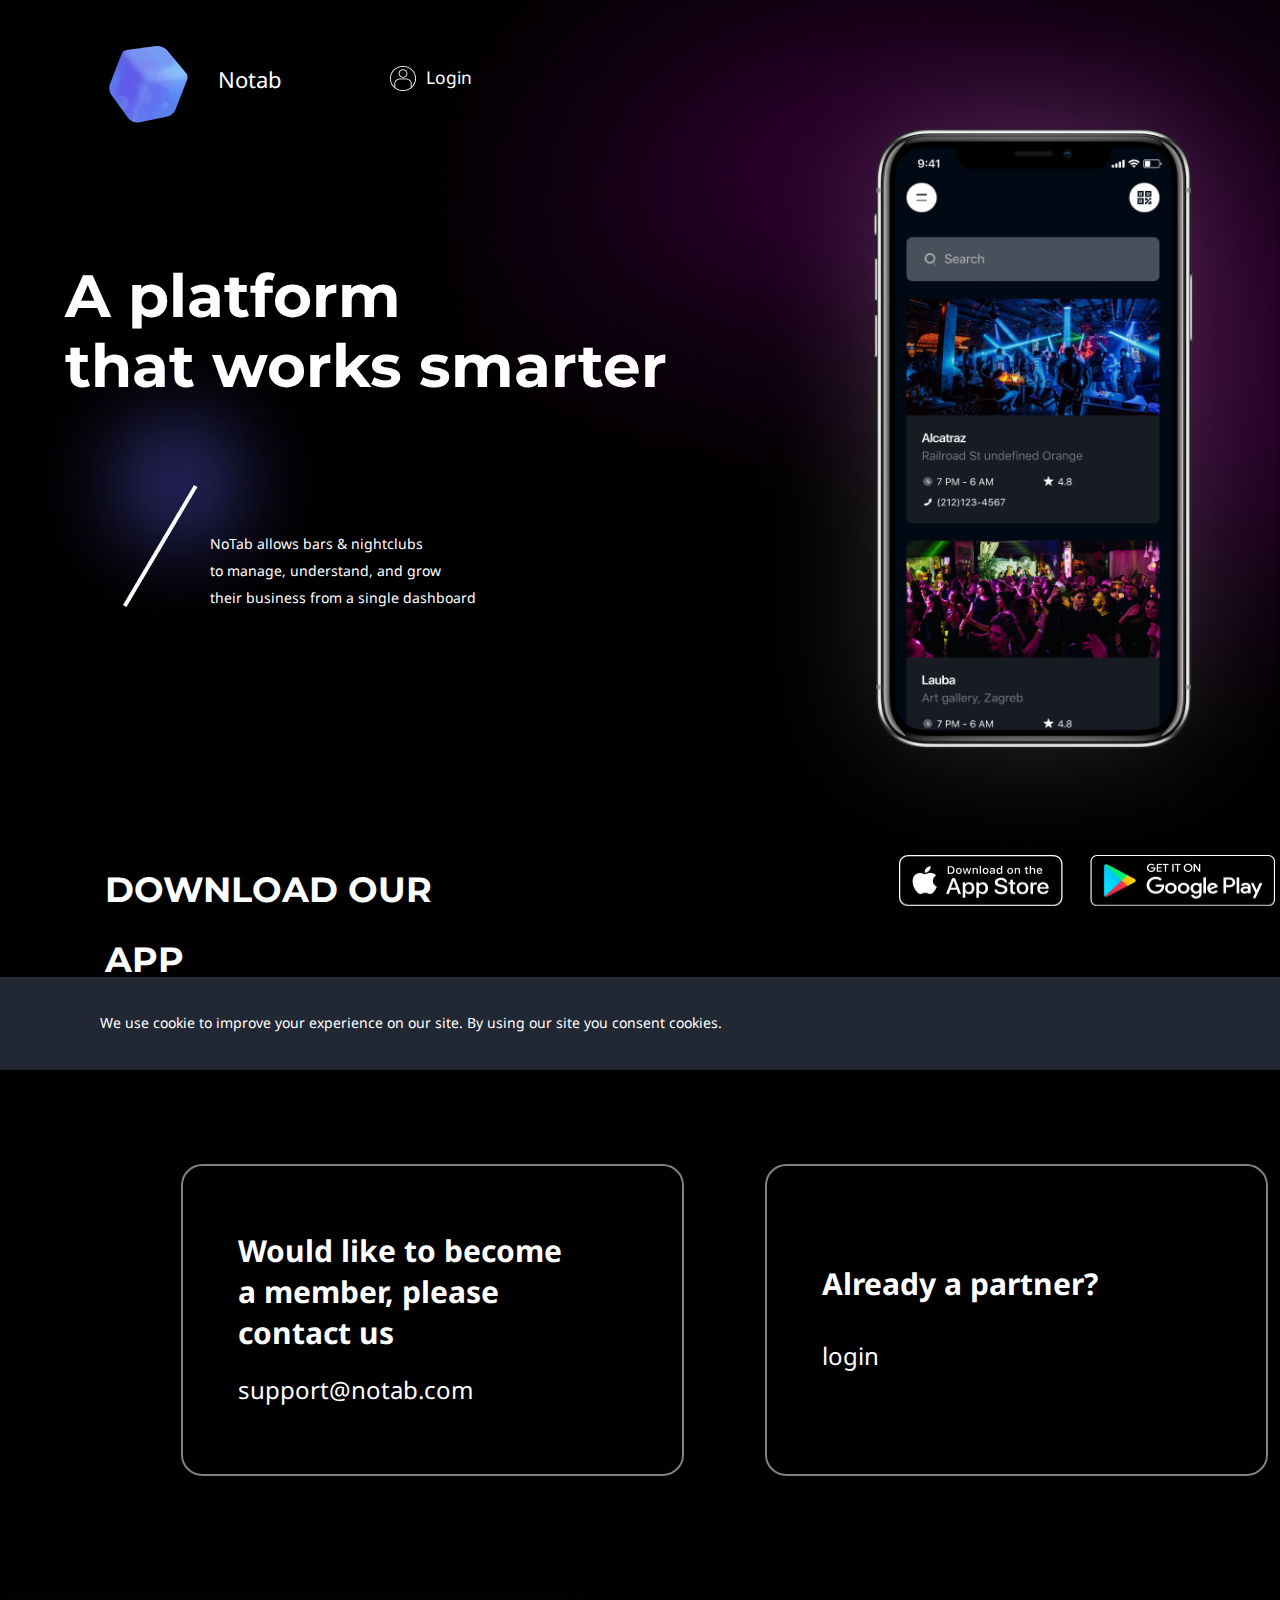
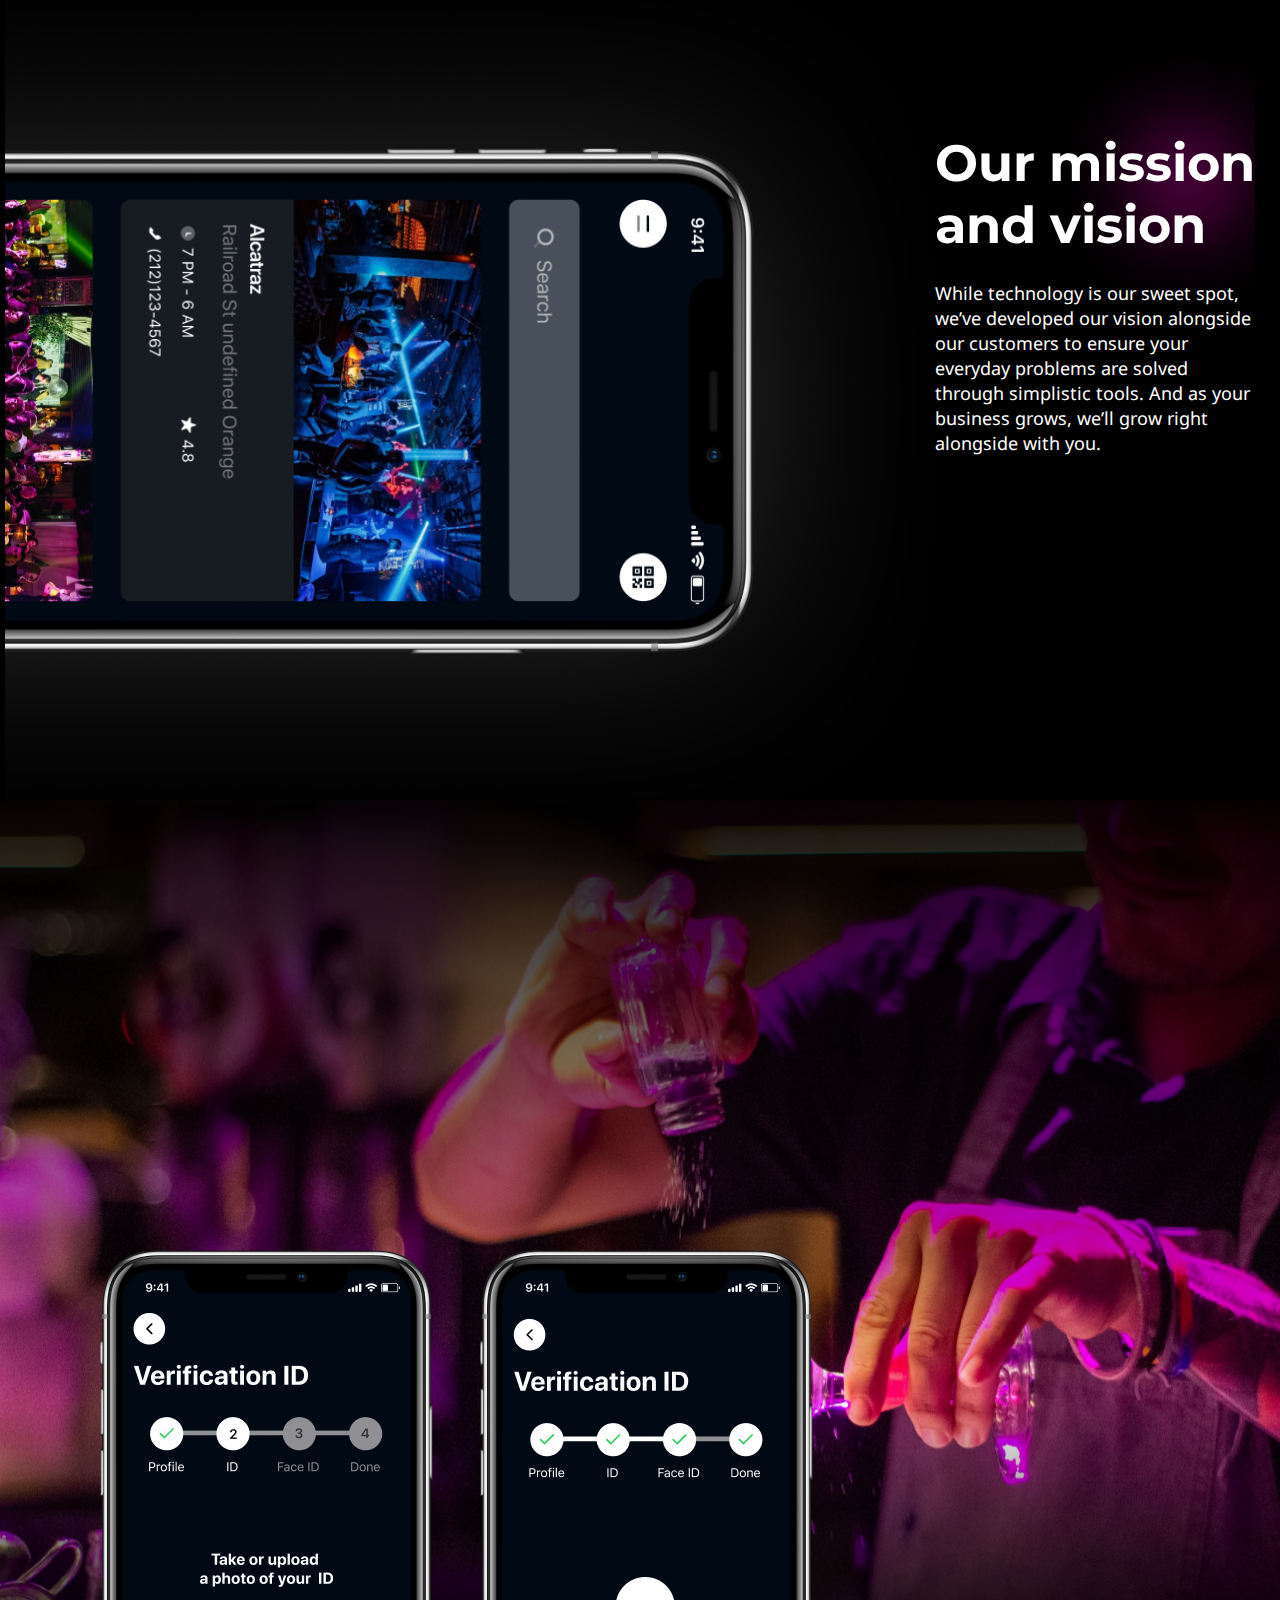
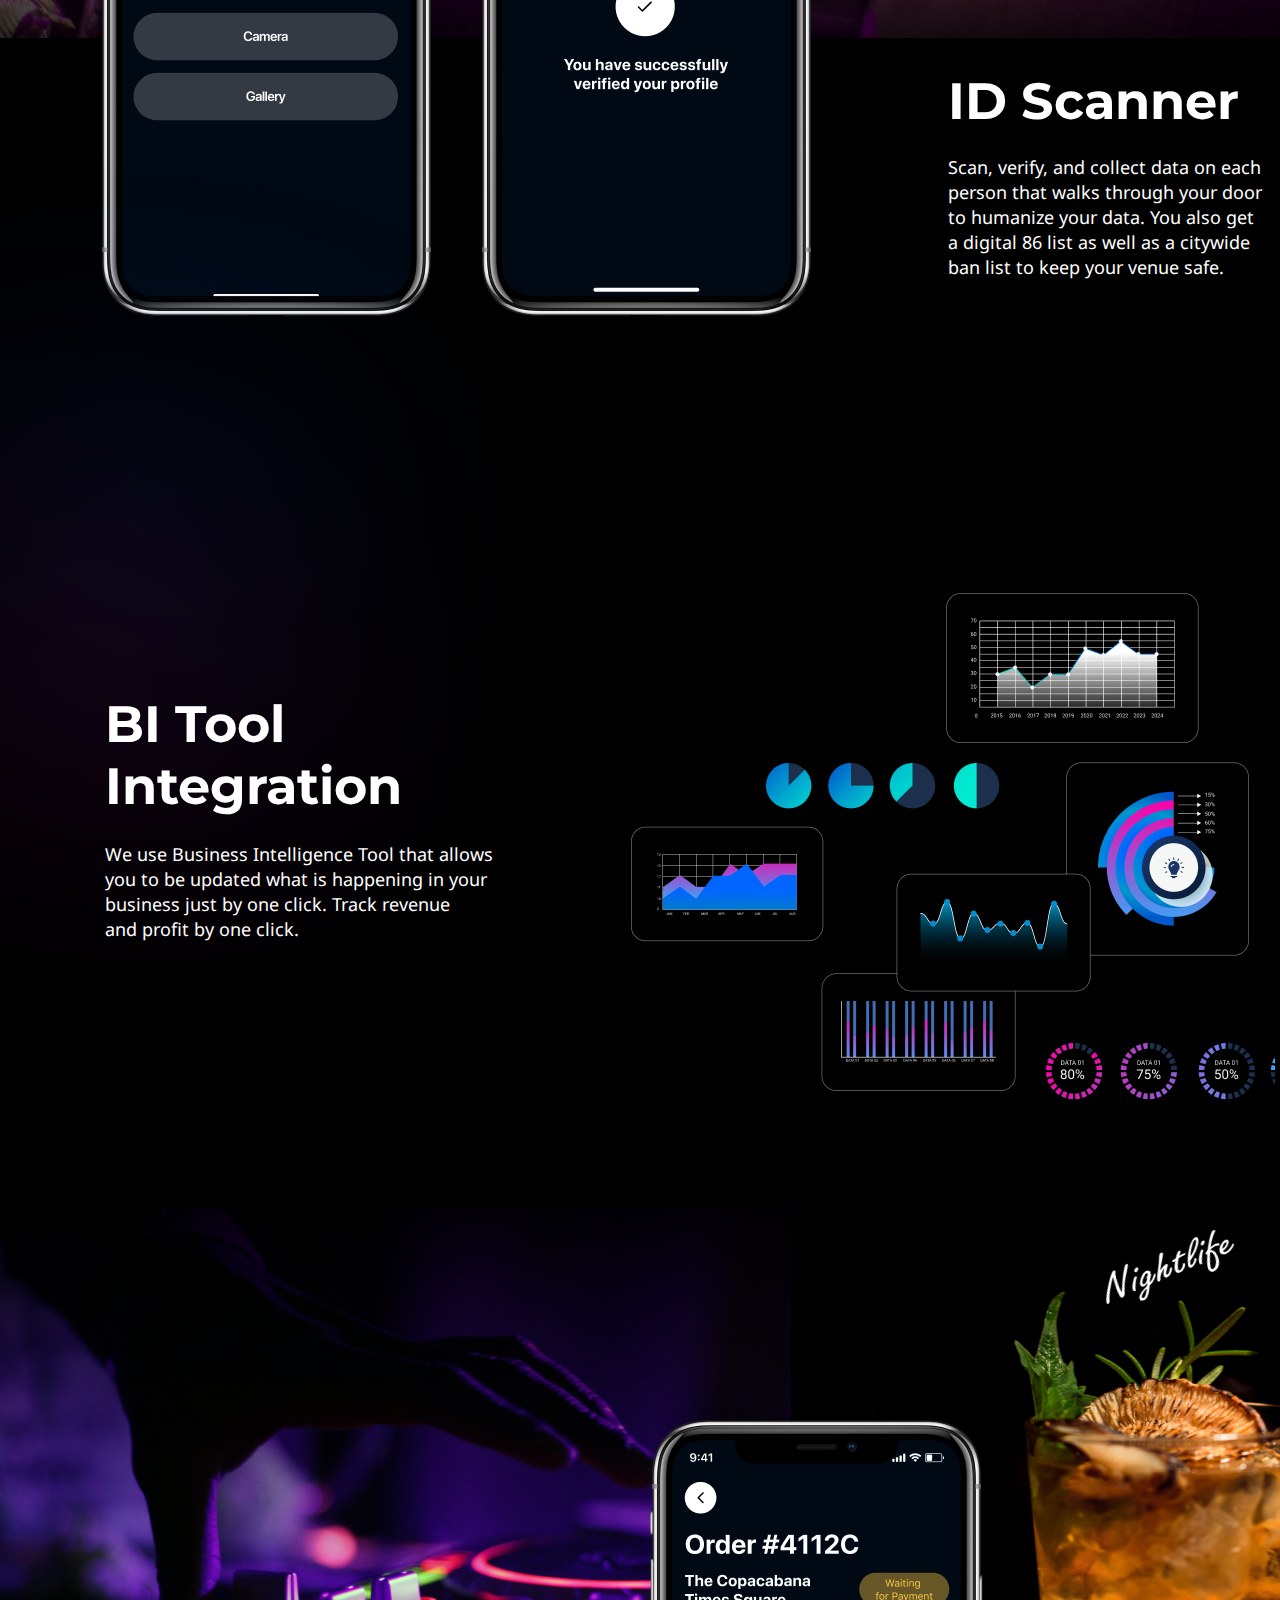
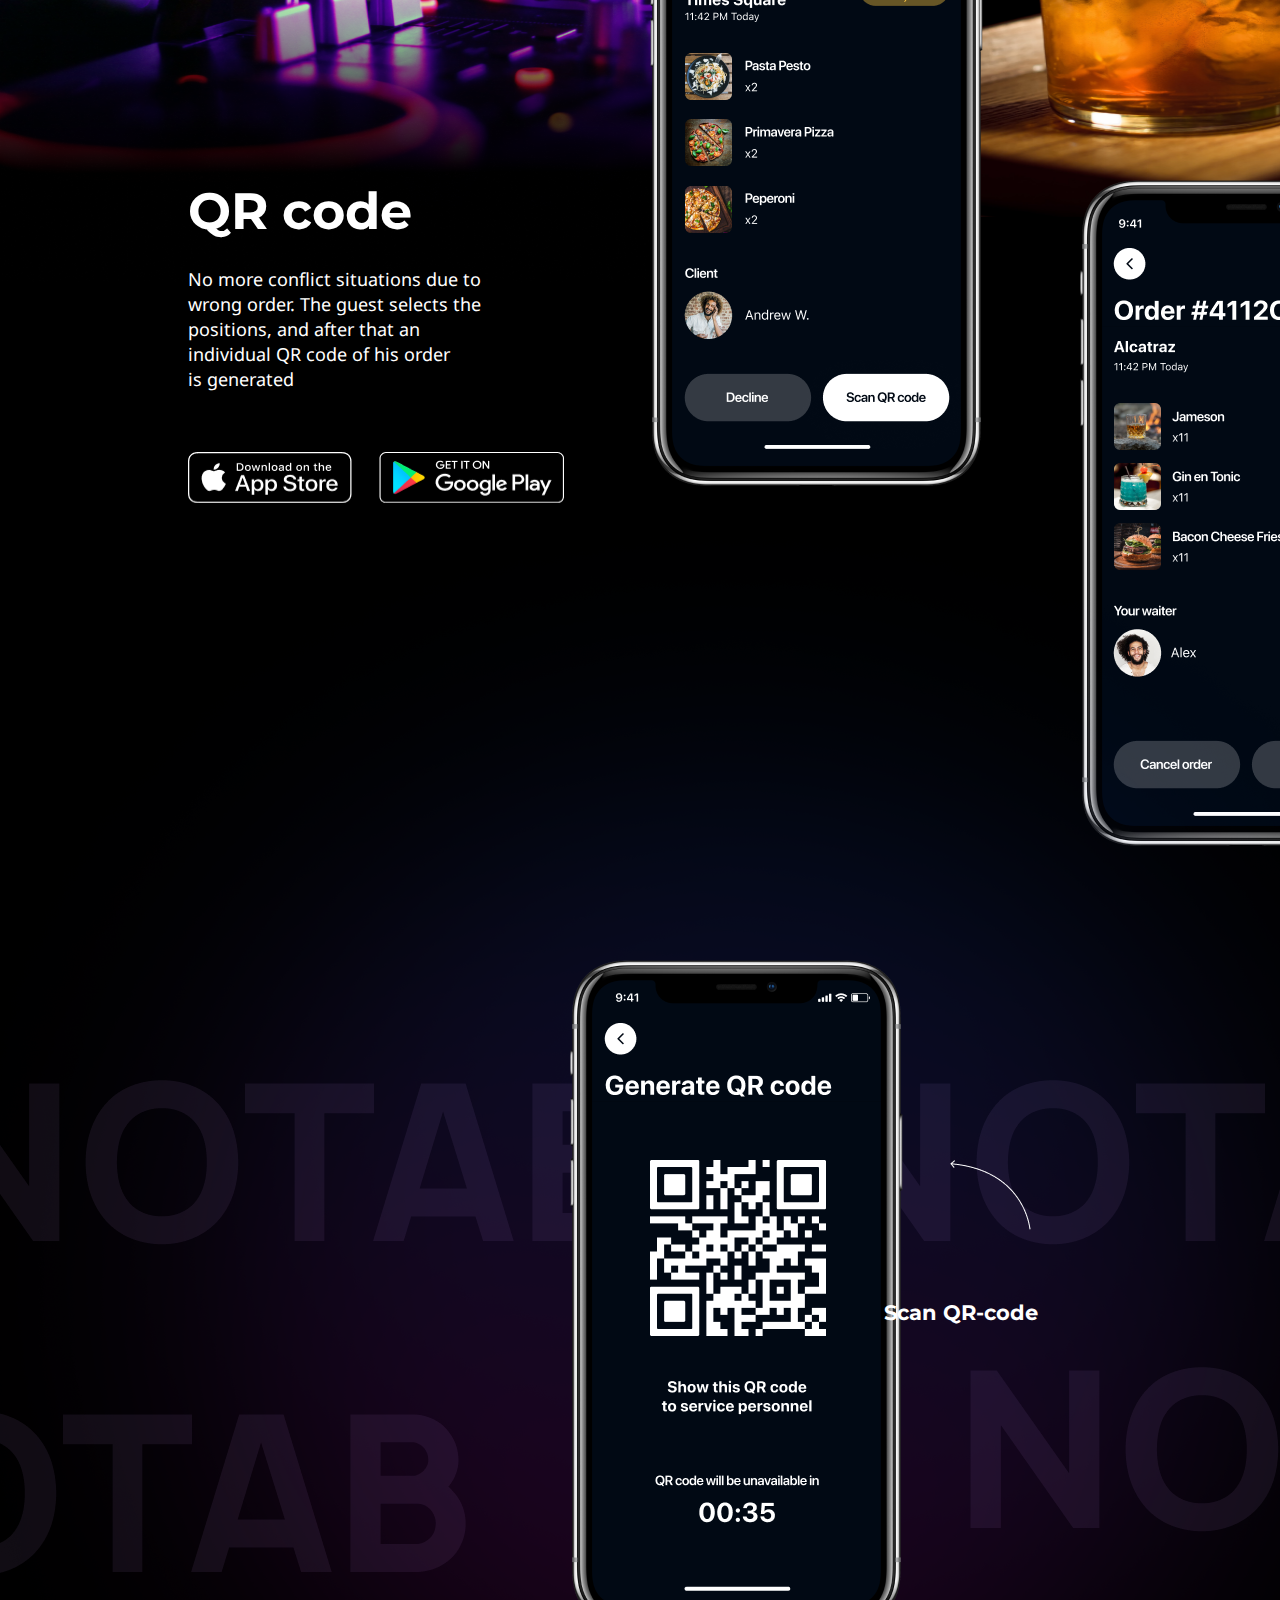
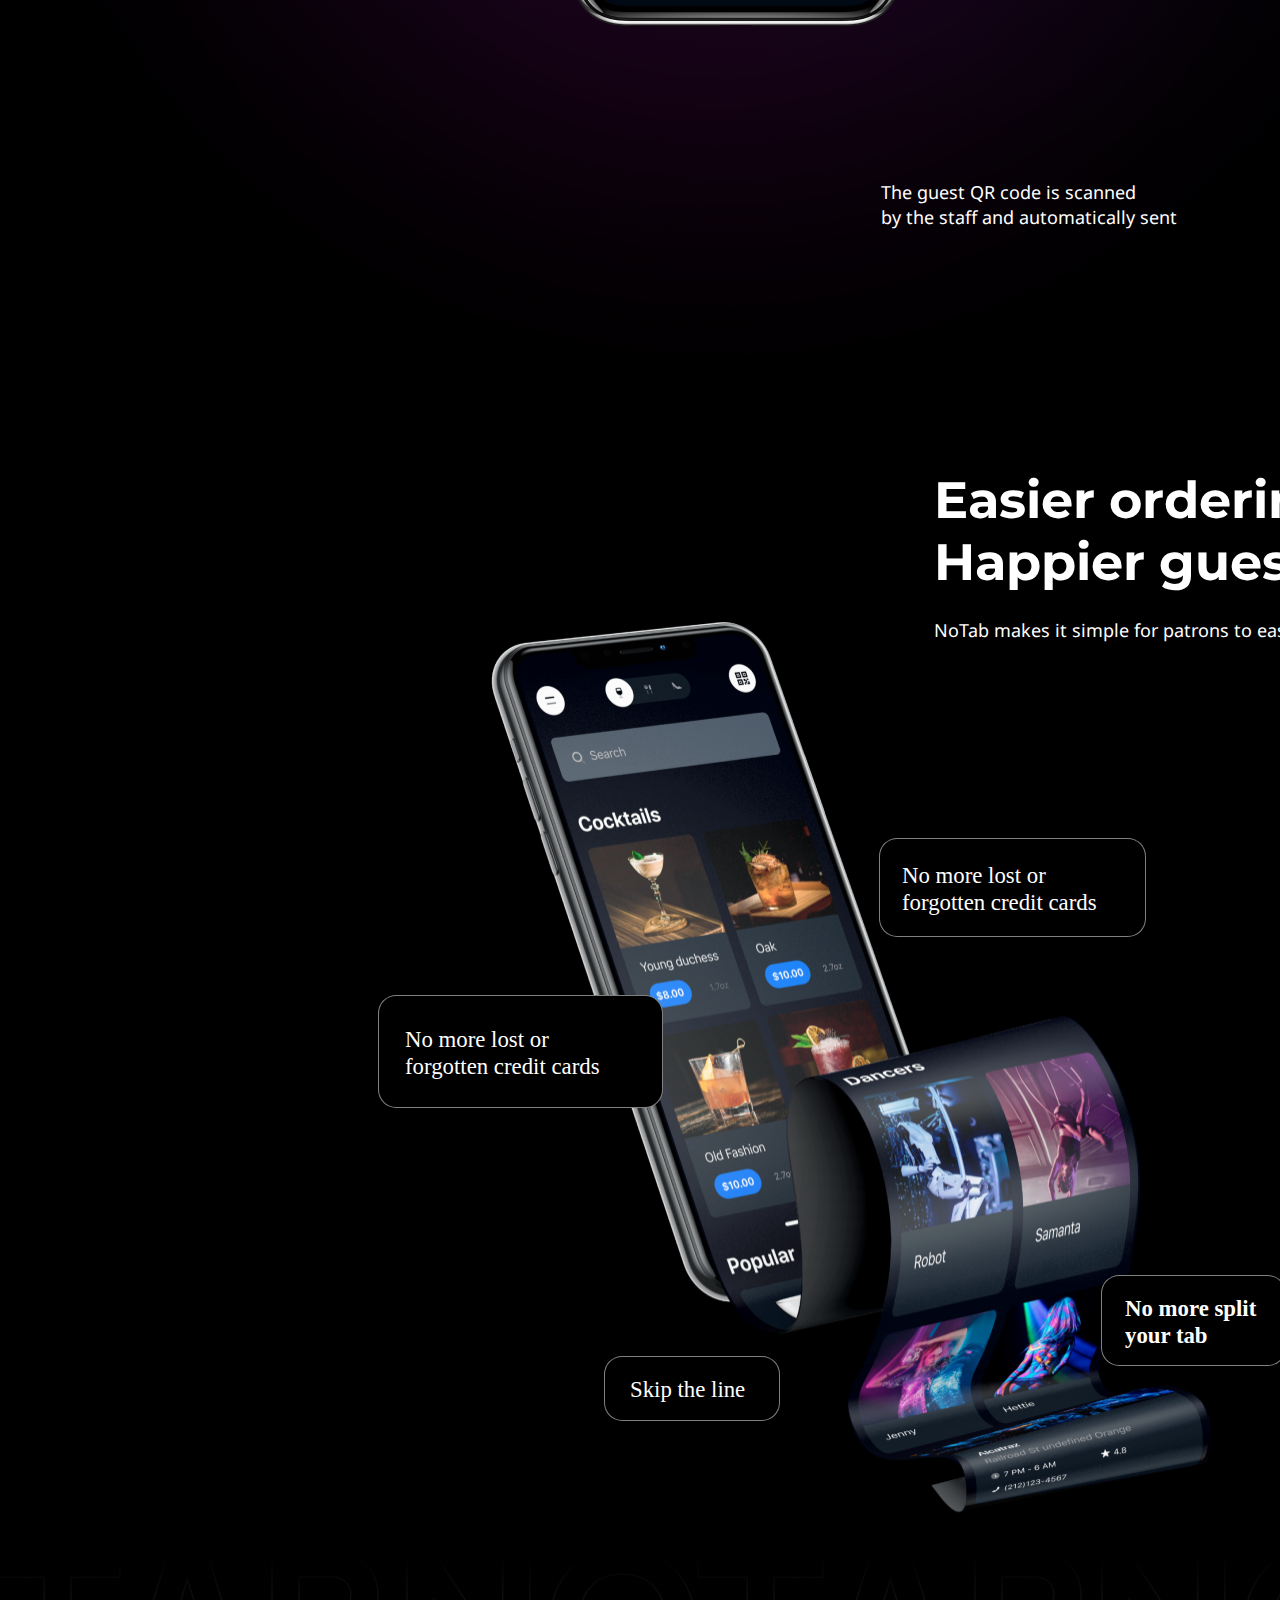
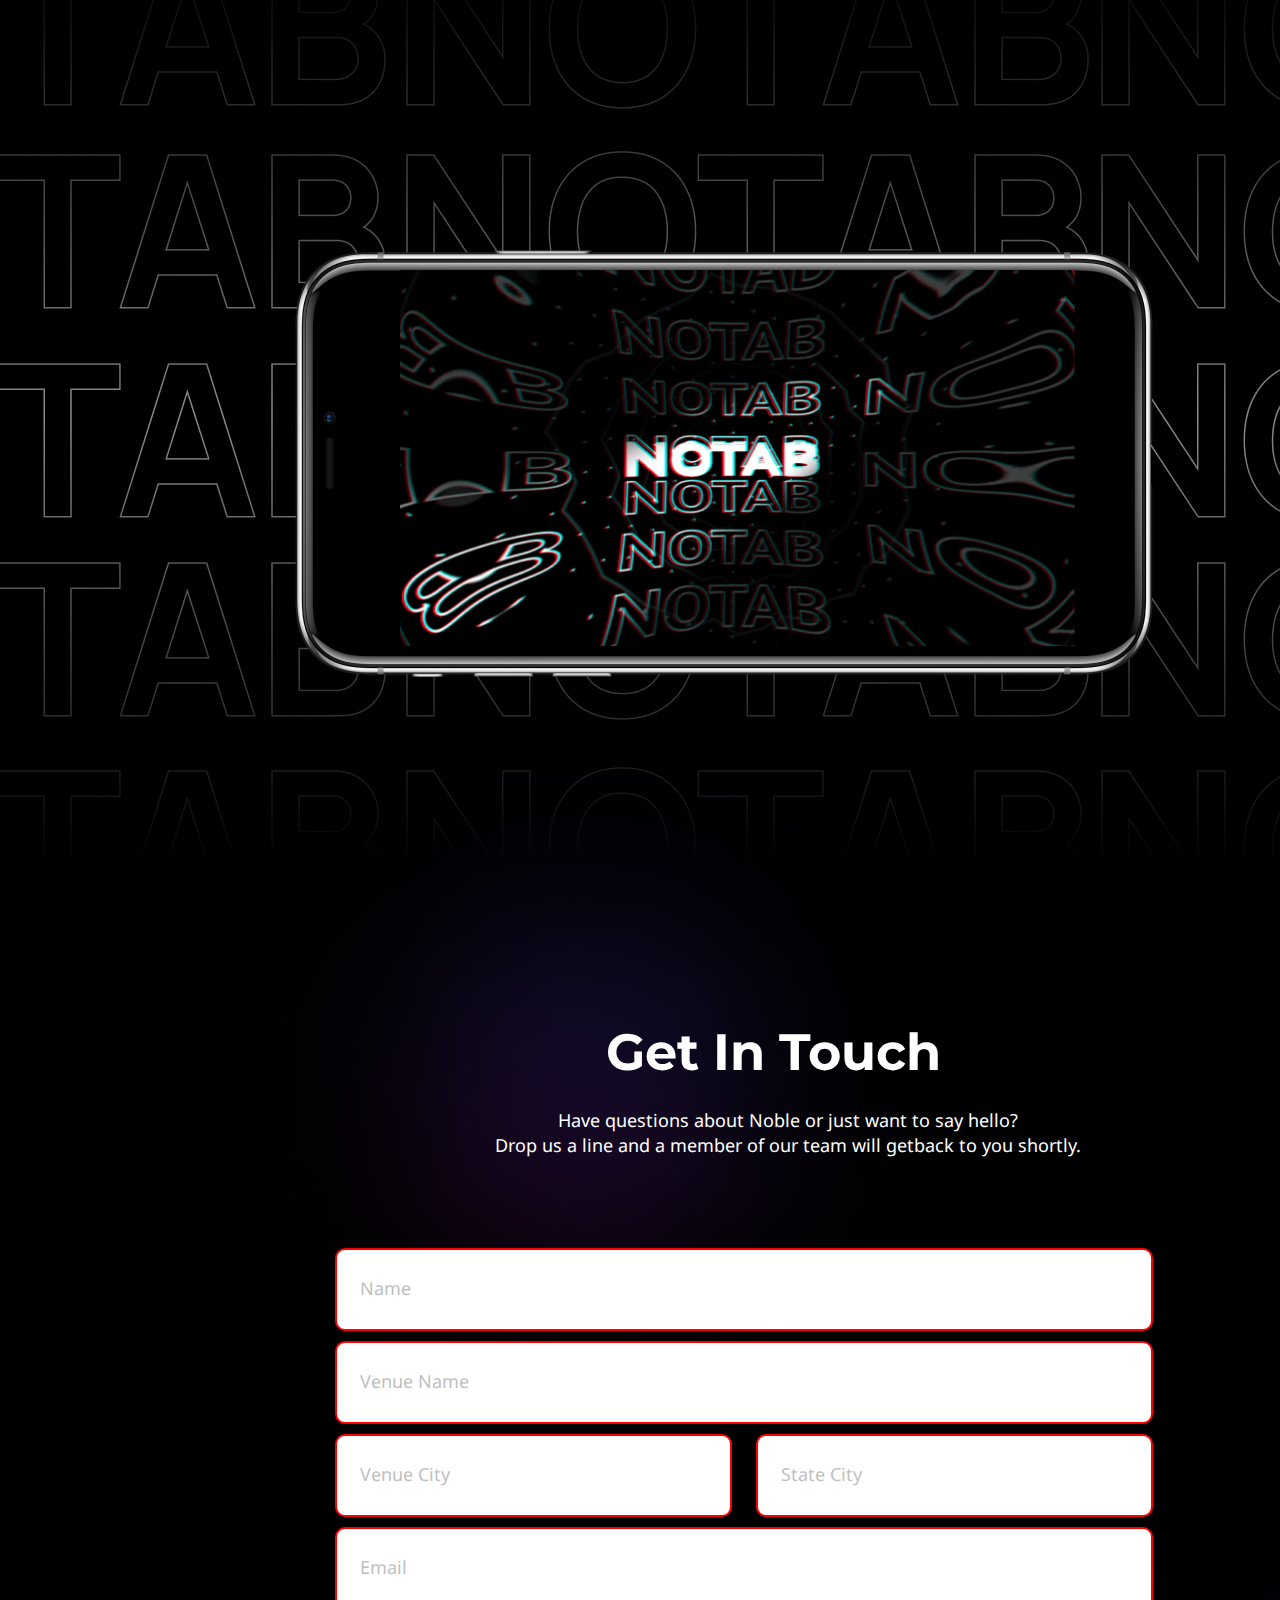
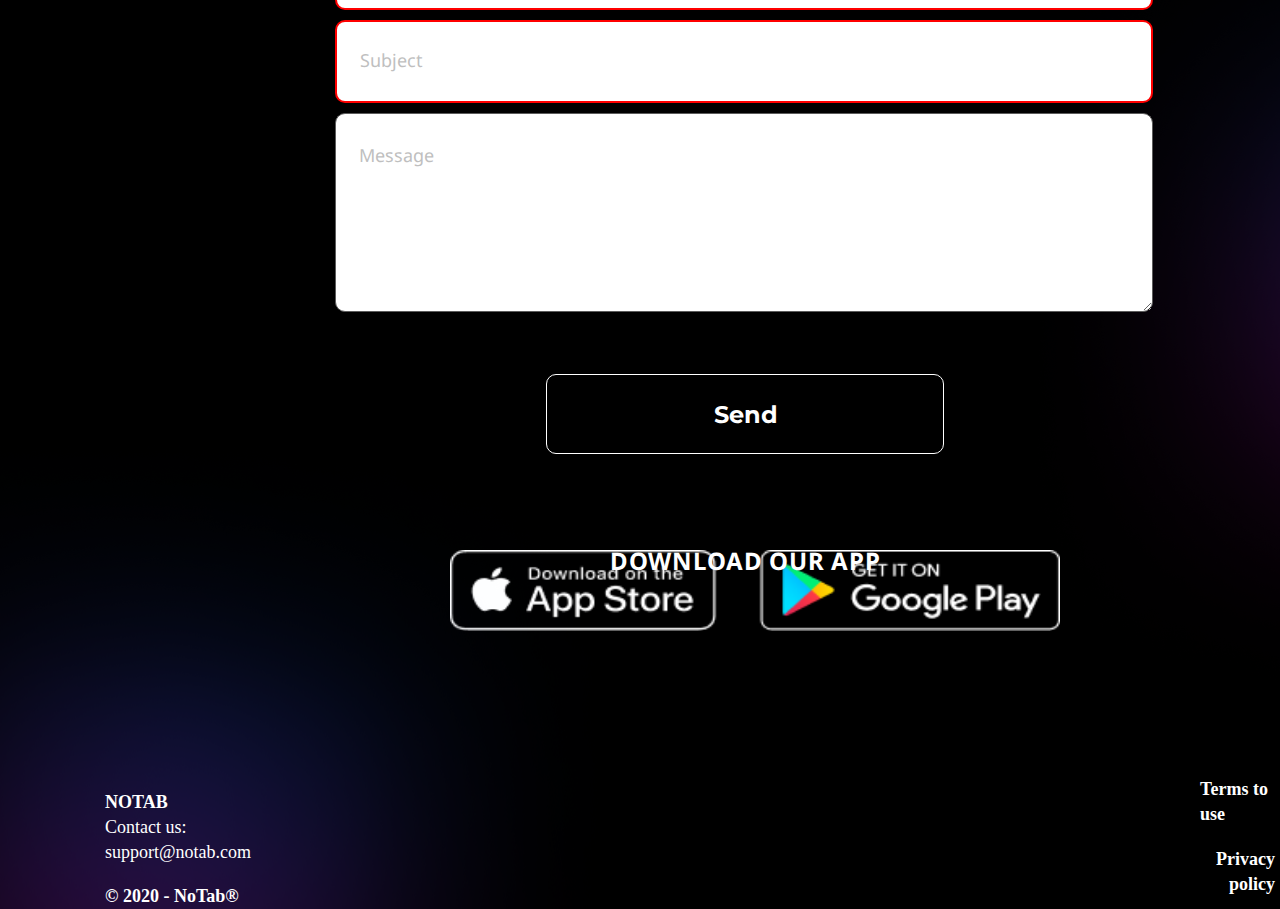
<file: index.html>
<!DOCTYPE html>
<html lang="en">


<meta charset="UTF-8">
<meta http-equiv="X-UA-Compatible" content="IE=edge">
<meta name="viewport" content="width=device-width, initial-scale=1.0">
<link rel="stylesheet" href="scss/style.css">
<title>Purrweb</title>
<link rel="preconnect" href="https://fonts.gstatic.com">
<link href="https://fonts.googleapis.com/css2?family=Montserrat:wght@700&display=swap" rel="stylesheet">
<link rel="preconnect" href="https://fonts.gstatic.com">
<link href="https://fonts.googleapis.com/css2?family=Noto+Sans&display=swap" rel="stylesheet">
</head>

<body>


	<div class="wrapper">
		<div class="container">
			<div class="head">

				<div class="head__row">
					<div class="head__body">
						<div class="head__left">
							<div class="head__logo">

							</div>
							<div class="head__title">Notab</div>

						</div>
						<div class="head__right">
							<div class="head__lable">

							</div>
							<div class="head__login">Login</div>
						</div>

					</div>

				</div>

			</div>
			<div class="what">

				<div class="what__row">
					<div class="what__body">
						<div class="what__left">
							<div class="what__title">A platform <br> that works smarter</div>
							<div class="what__text">NoTab allows bars & nightclubs <br> to manage, understand, and grow <br>
								their
								business from a single dashboard</div>
						</div>
						<div class="what__right">
							<div class="what__img">

							</div>
						</div>
					</div>
				</div>

			</div>
			<div class="our">

				<div class="our__row">
					<div class="our__body">
						<div class="our__left">
							<div class="our__text">DOWNLOAD OUR APP

							</div>
						</div>
						<div class="our__right">
							<div class="our__soc">

							</div>
						</div>
					</div>
				</div>

			</div>
			<div class="cook">
				<div class="cook__text">We use cookie to improve your experience on our site. By using our site you
					consent cookies.</div>
				<div class="cook__btn">
					<p></p><input type="button" value="">Ok</p>
				</div>
			</div>

			<div class="like">

				<div class="like__row">
					<div class="like__body">
						<div class="like__left">
							<div class="like__text">Would like to become <br> a member, please <br> contact us</div>
							<div class="like__email">
								<a href="http://google.com">support@notab.com</a>
							</div>
						</div>
						<div class="like__right">
							<div class="like__text1">Already a partner?</div>
							<div class="like__log">
								<a href="http://google.com">login</a>
							</div>
						</div>
					</div>
				</div>

			</div>
			<div class="miss">
				<div class="miss__row">
					<div class="miss__body">
						<div class="miss__left"></div>
						<div class="miss__right">
							<div class="miss__title">Our mission <br> and vision
							</div>
							<div class="miss__text">While technology is our sweet spot, <br> we’ve developed our vision
								alongside <br>
								our customers to ensure your <br> everyday problems are solved <br> through simplistic tools.
								And as
								your <br> business grows, we’ll grow right <br> alongside with you. </div>
						</div>

					</div>
				</div>

			</div>
			<div class="scan">
				<div class="scan__row">
					<div class="scan__title">ID Scanner</div>
					<div class="scan__text">Scan, verify, and collect data on each <br> person that walks through your
						door
						<br>
						to humanize your data. You also get <br>
						a digital 86 list as well as a citywide <br> ban list to keep your venue safe.
					</div>
				</div>

			</div>
			<div class="tool">
				<div class="tool__row">
					<div class="tool__left">
						<div class="tool__title">BI Tool Integration</div>
						<div class="tool__text">We use Business Intelligence Tool that allows <br> you to be updated what
							is
							happening
							in your <br> business just by one click. Track revenue <br>
							and profit by one click. </div>
					</div>
					<div class="tool__right">


					</div>

				</div>

			</div>
			<div class="qr">
				<div class="qr__row">
					<div class="qr__left">
						<div class="qr__title">QR code</div>
						<div class="qr__text">No more conflict situations due to <br> wrong order. The guest selects the
							<br>
							positions,
							and after that an <br> individual QR code of his order <br> is generated
						</div>
						<div class="qr__soc">

						</div>
					</div>
					<div class="qr__right">
						<div class="qr__text1"></div>
						<div class="qr__text2">Scan QR-code</div>

					</div>


				</div>
				<div class="qr__columns">
					<div class="qr__foot">Generate your <br> QR-code</div>
					<div class="qr__foot1">The guest QR code is scanned <br>
						by the staff and automatically sent</div>
				</div>


			</div>
			<div class="hap">

				<div class="hap__row">
					<div class="hap__body">
						<div class="hap__column">
							<div class="hap__title">Easier ordering. <br>
								Happier guests.</div>
						</div>
						<div class="hap__subtitle">NoTab makes it simple for patrons to easily</div>

						<div class="hap__text">No more lost or <br>
							forgotten credit cards</div>
						<div class="hap__text1">No more lost or <br>
							forgotten credit cards</div>
						<div class="hap__text2">No more split <br>
							your tab</div>
						<div class="hap__text3">Skip the line</div>

					</div>
				</div>

			</div>
			<div class="gett">

				<div class="gett__row">
					<div class="gett__body">
						<div class="gett__title">Get In Touch
						</div>
						<div class="gett__text">Have questions about Noble or just want to say hello? <br>
							Drop us a line and a member of our team will getback to you shortly.</div>
						<div class="gett__form">
							<form action="*">
								<p><input placeholder="Name" class="text" type="text" required></p>
								<p><input placeholder="Venue Name" class="text" type="text" required></p>

								<input placeholder="Venue City" class="text1" type="text" required>
								<p><input placeholder="State City" class="text2" type="text" required></p>
								<p><input placeholder="Email" class="email" type="email" required></p>
								<p><input placeholder="Subject" class="text" type="text" required></p>
								<textarea placeholder="Message" class="textarea" name="textarea"></textarea>
								<button type="submit" class="btn">Send</button>
							</form>

						</div>
					</div>
				</div>

			</div>
			<div class="app">

				<div class="app__row">
					<div class="app__body">
						<div class="app__title">DOWNLOAD OUR APP</div>
						<div class="app__img">

						</div>
						<div class="app__columns">
							<div class="app__left">
								<div class="app__text">NOTAB</div>
								<div class="app__contact">Contact us: <br> support@notab.com</div>
								<div class="app__years">© 2020 - NoTab®</div>
							</div>
							<div class="app__right">
								<div class="app__text1">
									Terms to use

								</div>
								<div class="app__text2">
									Privacy policy

								</div>
							</div>
						</div>
					</div>
				</div>

			</div>

		</div>


	</div>
</body>

</html>
</file>
<file: scss/style.css>
* {
	padding: 0;
	margin: 0;
	border: 0;
}
*,
*:before,
*:after {
	box-sizing: border-box;
}
:focus,
:active {
	outline: none;
}
a:focus,
a:active {
	outline: none;
}

nav,
footer,
header,
aside {
	display: block;
}

html,
body {
	height: 100%;
	width: 100%;
	font-size: 100%;
	line-height: 1;
	font-size: 14px;
	-ms-text-size-adjust: 100%;
	-moz-text-size-adjust: 100%;
	-webkit-text-size-adjust: 100%;
}
input,
button,
textarea {
	font-family: inherit;
}

input::-ms-clear {
	display: none;
}
button {
	cursor: pointer;
}
button::-moz-focus-inner {
	padding: 0;
	border: 0;
}
a,
a:visited {
	text-decoration: none;
}
a:hover {
	text-decoration: none;
}
ul li {
	list-style: none;
}
img {
	vertical-align: top;
}

h1,
h2,
h3,
h4,
h5,
h6 {
	font-size: inherit;
	font-weight: 400;
}
/*--------------------*/
/* шаблон для адаптива */

$maxWidth: 1440;
@mixin adaptiv-font($pcSize, $mobSize) {
	$addSize: $pcSize - $mobSize;
	$maxWidth: $maxWidth - 375;
	font-size: calc(#{$mobSize + px} + #{$addSize} * ((100vw - 375px) / #{$maxWidth}));
}
body {
	font-family: "Montserrat", sans-serif;
	font-family: "Noto Sans", sans-serif;
}

.wrapper {
	min-height: 100%;
	overflow: hidden;
	flex-direction: column;
	position: relative;
}
.container {
	display: flex;
	flex-direction: column;
	max-width: 1440px;
	margin: 0 auto;
	justify-content: space-between;
	padding: 0 5px;
	background: url(../img/Rectangle\ 1595.png) 0px 10010px no-repeat,
		url(../img/Group\ 545.png) 450px 10150px / 610px 81px no-repeat,
		url(../img/Rectangle\ 1590.png) 0px 3300px no-repeat, url(../img/Rectangle\ 1650.png) 1000px 9450px no-repeat,
		url(../img/Rectangle\ 1649.png) 200px 8700px no-repeat,
		url(../img/Screenshot\ 2020-09-17\ at\ 11.49.png) 400px 8270px / 675px 377px no-repeat,
		url(../img/Grou1p\ 457.png) 295px 8250px / 859px 428px no-repeat, url(../img/Group\ 441.png) 0px 7880px no-repeat,
		url(../img/iPhone\ XS\ Longscroll\ Mockup\ 1.png) 400px 6960px / 868px 1038px no-repeat,
		url(../img/Arrow\ 1.png) 950px 5960px no-repeat, url(../img/Group\ 533.png) 570px 5760px no-repeat,
		url(../img/Rectangle\ 1604.png) 0px 5280px no-repeat, url(../img/Group\ 550.png) 0px 5880px no-repeat,
		url(../img/Group\ 542.png) 1080px 4980px no-repeat, url(../img/Group\ 541.png) 650px 4620px no-repeat,
		url(../img/Rectangle\ 1613.png) 0 4400px / 800px 682px no-repeat,
		url(../img/ash-edmonds-fsI-_MRsic0-unsplash.png) 791px 4400px / 700px 617px no-repeat,
		url(../img/marcela-laskoski-YrtFlrLo2DQ-unsplash.png) 0 4400px / 811px 606px no-repeat,
		url(../img/Group\ 514.png) 480px 2850px no-repeat, url(../img/Group\ 513.png) 100px 2850px no-repeat,
		url(../img/Rectangle\ 1612.png) 0px 2395px / 1450px 1060px no-repeat,
		url(../img/louis-hansel-shotsoflouis-_6ZqQc02NYc-unsplash.png) 0px 2400px / 1440px 838px no-repeat,
		url(../img/Line\ 1.png) 123px 485px no-repeat, url(../img/Ellipse\ 93.png) 23px 320px no-repeat,
		url(../img/Vector\ 3.png) top right no-repeat, #000;
}

@media (max-width: 1440px) {
	.container {
		max-width: 1390px;
	}
}
@media (max-width: 1390px) {
	.container {
		max-width: 1100px;
	}
}
@media (max-width: 768px) {
	.container {
		max-width: 720px;
	}
}
@media (max-width: 385px) {
	.container {
		max-width: 375px;
		background: url(../img/Rectangle\ 1595.png) -70px 8900px no-repeat,
			url(../img/Rectangle\ 1650.png) -10px 8250px no-repeat,
			url(../img/iPhone\ XS\ Longscroll\ Mockup\ 1.png) 0px 7290px / 360px 430px no-repeat,
			url(../img/Arrow\ 11.png) 305px 6780px no-repeat,
			url(../img/Group\ 533.png) 100px 6460px / 182px 365px no-repeat,
			url(../img/Rectangle\ 1604.png) 25px 6480px / 366px 365px no-repeat,
			url(../img/Group\ 550.png) -20px 6580px /489px 122px no-repeat,
			url(../img/Group\ 542.png) 50px 5640px / 280px 563px no-repeat,
			url(../img/Group\ 541.png) 50px 5000px / 280px 563px no-repeat,
			url(../img/ash-edmonds-fsI-_MRsic0-unsplash\ копия\ 1.png) 55px 4800px / 352px 297px no-repeat,
			url(../img/Rectangle\ 1612.png) 0px 4150px / 416px 335px no-repeat,
			url(../img/marcela-laskoski-YrtFlrLo2DQ-unsplash.png) 0 4150px / 416px 311px no-repeat,
			url(../img/Group\ 514.png) 50px 3020px / 287px 575px no-repeat,
			url(../img/Group\ 513.png) 50px 2420px / 287px 575px no-repeat,
			url(../img/Rectangle\ 1612.png) -20px 2000px / 487px 300px no-repeat,
			url(../img/louis-hansel-shotsoflouis-_6ZqQc02NYc-unsplash.png) -20px 2000px / 454px 263px no-repeat,
			url(../img/Ellipse\ 94.png) -80px 1185px no-repeat, url(../img/Vector\ 13.png) 20px 0px / 363px 430px no-repeat,
			#000;
	}
}

.head {
	display: flex;
	justify-content: space-between;
}

.head__row {
}
.head__body {
	margin: 30px 0 0 90px;
	display: flex;
	justify-content: space-between;
}
.head__left {
	display: flex;
	justify-content: space-between;
}
@media (max-width: 385px) {
	.head__left {
		margin: 0 0 0 -80px;
	}
}
.head__logo {
	background: url(../img/Cube\ new\ version-05\ 1.png) no-repeat;
	width: 107px;
	height: 109px;
}
@media (max-width: 385px) {
	.head__logo {
		background: url(../img/Cube\ new\ version-05\ 1.png) 0 0 / 51px 52px no-repeat;
		width: 107px;
		height: 109px;
	}
}

.head__title {
	font-size: calc(11px + 13 * ((100vw - 375px) / (1440 - 375)));
	color: #fff;
	margin: 38px 0 0 16px;
}
@media (max-width: 385px) {
	.head__title {
		margin: 20px 0 0 -50px;
	}
}
.head__right {
	display: flex;
	justify-content: space-between;
	margin: 36px 0 0 108px;
}
@media (max-width: 385px) {
	.head__right {
		margin: 15px 0 0 170px;
	}
}
.head__lable {
	background: url(../img/Group\ 574.png) no-repeat;
	width: 26px;
	height: 25px;
	color: #fff;
}
@media (max-width: 385px) {
	.head__lable {
		background-image: none;
	}
}
.head__login {
	color: #fff;
	font-size: calc(14px + 4 * ((100vw - 375px) / (1440 - 375)));
	font-family: Noto Sans;
	margin: 3px 0 0 10px;
}
.head__login:hover {
	text-decoration: underline;
}
.what {
	display: flex;
	flex: 0 1 50%;
	margin: 1px 0 0 0px;
}

.what__row {
	justify-content: space-between;
}
.what__body {
	display: flex;
	justify-content: space-between;
}
.what__left {
	display: flex;

	flex-direction: column;
}
@media (max-width: 385px) {
	.what__left {
		margin: -130px 0 0 -55px;
	}
}
.what__title {
	width: 100%;
	font-family: Montserrat;
	font-size: calc(35px + 29 * ((100vw - 375px) / (1440 - 375)));
	font-style: normal;
	font-weight: 700;
	line-height: 70px;
	letter-spacing: 0em;
	text-align: left;
	color: #fff;
	margin: 121px 0 0 60px;
}
@media (max-width: 385px) {
	.what__title {
		width: 207px;
		height: 120px;
		line-height: 1.1;
	}
}
.what__text {
	font-family: Noto Sans;
	font-size: 15;
	font-style: normal;
	font-weight: 400;
	line-height: 27px;
	letter-spacing: 0em;
	text-align: left;
	color: #fff;
	margin: 129px 0 0 205px;
}
@media (max-width: 385px) {
	.what__text {
		margin: 25px 0 0 60px;
		width: 240px;
		height: 88px;
		line-height: 1.2;
	}
}
.what__right {
	margin: -150px 0 0 100px;
}
@media (max-width: 385px) {
	.what__right {
		margin: -40px 0 0 -10px;
	}
}
.what__img {
	background: url(../img/phone.png) 0 0 / 585px 890px no-repeat;

	height: 890px;
	width: 535px;

	border-radius: 0px;
}
@media (max-width: 385px) {
	.what__img {
		background: url(../img/phone.png) 10px -60px / 201px 382px no-repeat;
	}
}
.our {
	display: flex;
	flex: 0 1 50%;
	margin: 0px 0 0 0px;
}
@media (max-width: 385px) {
	.our {
		margin: 0px 0 0 0;
	}
}
.our__row {
	justify-content: space-between;
}
.our__body {
	display: flex;
}
.our__left {
}
@media (max-width: 385px) {
	.our__left {
		width: 375px;
		margin: 60px 0 0 100px;
		padding: 0 0 0 60px;
	}
}
.our__text {
	font-family: Montserrat;
	font-size: 35px;
	font-style: normal;
	font-weight: 700;
	line-height: 70px;
	letter-spacing: 0em;
	text-align: left;
	color: #fff;
	padding: 0 0 0 100px;
	margin: -25px 0 0 0px;
}
@media (max-width: 385px) {
	.our__text {
		font-size: 24px;
		margin: -645px 0 0 -120px;
		line-height: 1.5;
		padding: 0 0 0 0px;
	}
}
.our__right {
	margin: -25px 0 0 400px;
}
@media (max-width: 385px) {
	.our__right {
		margin: -500px 0 0 -380px;
	}
}
.our__soc {
	background: url(../img/Group\ 545.png) no-repeat;
	height: 51.32609176635742px;
	width: 376.000244140625px;

	border-radius: 0px;
}
@media (max-width: 385px) {
	.our__soc {
		background: url(../img/Group\ 622.png) 0px 90px no-repeat, url(../img/Group\ 623.png) no-repeat;
		width: 490px;
		height: 270px;
	}
}
.cook {
	position: absolute;
	width: 1440px;
	height: 93px;
	left: 0px;
	top: 977px;

	background: #212834;
}
@media (max-width: 385px) {
	.cook {
		margin: 960px 0 0 0px;
	}
}
.cook__text {
	width: 1090px;
	height: 19px;
	left: 100px;
	top: 1013px;
	padding: 36px 0 0 100px;
	font-family: Noto Sans;
	font-style: normal;
	font-weight: normal;
	font-size: 14px;
	line-height: 19px;
	/* identical to box height */

	color: #ffffff;
}
@media (max-width: 385px) {
	.cook__text {
		width: 249px;
		height: 48px;
		font-size: 12px;
		padding: 22px 0 0 15px;
	}
}
.cook__btn {
	width: 132px;
	height: 50px;
	left: 1284px;
	top: 998px;
	margin: -10px 0 0 1284px;
	background: rgba(255, 255, 255, 0.1);
	border: 0.5px solid #ffffff;
	border-radius: 6px;
	font-family: Noto Sans;
	font-style: normal;
	font-weight: normal;
	font-size: 14px;
	line-height: 19px;
	text-align: center;
	padding: 10px 0 0 0;
	color: #ffffff;
}
@media (max-width: 385px) {
	.cook__btn {
		margin: -25px 0 0 268px;
		width: 92px;
		height: 50px;
	}
}
.like {
	margin: 169px 0 0 176px;
}

.like__row {
	display: flex;
}
.like__body {
	display: flex;
	flex: 0 1 auto;
	justify-content: space-between;
	margin: 0px 0 0 0px;
}
.like__left {
	display: flex;

	flex-direction: column;
	width: 503px;
	height: 312px;
	left: 176px;
	top: 1131px;

	border: 2px solid rgba(255, 255, 255, 0.5);
	box-sizing: border-box;
	border-radius: 21.3671px;
}
@media (max-width: 385px) {
	.like__left {
		margin: -500px 0 0 -165px;

		width: 345px;
		height: 233px;
	}
}
.like__text {
	font-family: Noto Sans;
	font-size: 30px;
	font-style: normal;
	font-weight: 700;
	line-height: 41px;
	letter-spacing: 0em;
	text-align: left;
	color: #fff;
	padding: 64px 0 0 55px;
}
@media (max-width: 385px) {
	.like__text {
		font-size: 24px;
		line-height: 1.2;
		padding: 39px 60px 0 33px;
	}
}
.like__email {
	font-family: Noto Sans;
	font-size: 24px;
	font-style: normal;
	font-weight: 400;
	line-height: 33px;
	letter-spacing: 0em;
	text-align: left;
	padding: 20px 0 0 55px;

	color: #fff;
}
@media (max-width: 385px) {
	.like__email {
		font-size: 24px;
		line-height: 1.2;
		padding: 39px 0 0 33px;
	}
}
.like__email:hover {
	text-decoration: underline;
}
a {
	color: #fff;
}
.like__right {
	display: flex;
	flex-direction: column;
	width: 503px;
	height: 312px;
	left: 760px;
	top: 1131px;
	margin: 0 0 0 81px;

	border: 2px solid rgba(255, 255, 255, 0.5);
	box-sizing: border-box;
	border-radius: 21.371px;
}
@media (max-width: 385px) {
	.like__right {
		margin: -230px 0 0 -345px;

		width: 345px;
		height: 233px;
	}
}
.like__text1 {
	color: #fff;
	font-family: Noto Sans;
	font-size: 30px;
	font-style: normal;
	font-weight: 700;
	line-height: 41px;
	letter-spacing: 0em;
	text-align: left;
	padding: 97px 35px 0 55px;
}
@media (max-width: 385px) {
	.like__text1 {
		font-size: 24px;
		line-height: 1.2;
		padding: 82px 0 0 33px;
	}
}
.like__log {
	font-family: Noto Sans;
	font-size: 24px;
	font-style: normal;
	font-weight: 400;
	line-height: 33px;
	letter-spacing: 0em;
	text-align: left;
	padding: 35px 0 0 55px;
	color: #fff;
}
@media (max-width: 385px) {
	.like__log {
		font-size: 24px;
		line-height: 1.2;
		padding: 39px 0 0 33px;
	}
}
.like__log:hover {
	text-decoration: underline;
}
.miss {
	margin: 0px 0 0 0px;
}
@media (max-width: 385px) {
	.miss {
		background: url(../img/phone.png) 442px 226px / 312px 486px no-repeat;
		margin: 60px 0px 0 -410px;
		padding: 0 0 0 0px;
	}
}
.container {
	max-width: 1440px;
}
.miss__row {
	display: flex;
	flex: 0 1 50%;
}
@media (max-width: 385px) {
	.miss__row {
		margin: 0 0 0 -20px;
	}
}
.miss__body {
	display: flex;
	justify-content: space-between;
}
@media (max-width: 385px) {
	.miss__body {
		margin: 0 0 0 85px;
	}
}
.miss__right {
	background: url(../img/Ellipse\ 94.png) 40px 140px no-repeat;
	margin: 20px 0 0 0px;
}
@media (max-width: 385px) {
	.miss__right {
		margin: 0px 0px 0 0px;
		background: none;
	}
}
.miss__title {
	font-family: Montserrat;
	font-size: 51px;
	font-style: normal;
	font-weight: 700;
	line-height: 62px;
	letter-spacing: 0em;
	text-align: left;
	color: #fff;
	margin: 236px 0 0 -70px;
}
@media (max-width: 385px) {
	.miss__title {
		font-size: 24px;
		margin: 10px 0 0 -50px;
	}
}
.miss__text {
	//styleName: 1;
	font-family: Noto Sans;
	font-size: 18px;
	font-style: normal;
	font-weight: 400;
	line-height: 25px;
	letter-spacing: 0em;
	text-align: left;
	color: #fff;
	padding: 0 0 0 20px;
	margin: 25px 0 0 -90px;
}
@media (max-width: 385px) {
	.miss__text {
		width: 60%;
		height: 162px;
		font-size: 14px;
		margin: 10px 0 0 -100px;
	}
	br {
		display: none;
	}
}
.miss__left {
	background: url(../img/Group\ 4517.png) 0px 0 / 970px 928px no-repeat;

	height: 1000px;
	width: 1000px;
	margin: 60px 0 0 0px;
	border-radius: 0px;
}
@media (max-width: 385px) {
	.miss__left {
		background: none;
	}
}

.scan {
	margin: 734px 0 0 943px;
}
@media (max-width: 385px) {
	.scan {
		margin: -140px 0 0 0px;
	}
}
.scan__row {
	display: flex;
	flex-direction: column;
	flex: 0 1 50%;
}
.scan__title {
	font-family: Montserrat;
	font-style: normal;
	font-weight: bold;
	font-size: 51px;
	line-height: 62px;
	display: flex;
	align-items: flex-end;

	color: #ffffff;
}
@media (max-width: 385px) {
	.scan__title {
		font-size: 24px;
		padding: 0 0 0 10px;
	}
}
.scan__text {
	font-family: Noto Sans;
	font-style: normal;
	font-weight: normal;
	font-size: 18px;
	line-height: 25px;
	display: flex;
	align-items: flex-end;
	margin: 23px 0 0 0;
	color: #ffffff;
}
@media (max-width: 385px) {
	.scan__text {
		font-size: 16px;
		padding: 0 0 0 10px;
		margin: -5px 0 0 0;
	}
}
.tool {
	margin: 263px 0 0 100px;
}
@media (max-width: 385px) {
	.tool {
		margin: 1205px 0 0 0;
	}
}
.tool__row {
	display: flex;
	flex: 0 1 50%;
}
.tool__left {
	margin: 150px 0 0 0;
}
.tool__title {
	font-family: Montserrat;
	font-style: normal;
	font-weight: bold;
	font-size: 51px;
	line-height: 62px;
	display: flex;
	align-items: flex-end;

	color: #ffffff;
}
@media (max-width: 385px) {
	.tool__title {
		width: 375px;
		font-size: 24px;
		padding: 0 0 0 10px;
	}
}
.tool__text {
	font-family: Noto Sans;
	font-style: normal;
	font-weight: normal;
	font-size: 18px;
	line-height: 25px;
	display: flex;
	align-items: center;
	margin: 25px 0 0 0;
	color: #ffffff;
}
@media (max-width: 385px) {
	.tool__text {
		width: 375px;
		font-size: 16px;
		padding: 0 0 0 10px;
		margin: 0px 0 0 0;
	}
}
.tool__right {
	width: 800px;
	height: 900px;
	background: url(../img/Group\.png) 465px 500px no-repeat, url(../img/Group\ 562.png) 315px 330px no-repeat,
		url(../img/Group\ 561.png) 240px 430px no-repeat, url(../img/Group\ 559.png) 485px 219px no-repeat,
		url(../img/Group\ 564.png) 50px 283px no-repeat, url(../img/Group\ 558.png) 185px 220px no-repeat,
		url(../img/Group\ 565.png) 365px 50px no-repeat;
	margin: 0 0 0 50px;
}
@media (max-width: 385px) {
	.tool__right {
		background: url(../img/Group\.png) 305px 190px / 296px 59px no-repeat,
			url(../img/Group\ 562.png) 315px 59px / 90px 50px no-repeat,
			url(../img/Group\ 561.png) 270px 110px / 90px 50px no-repeat,
			url(../img/Group\ 559.png) 402px 19px / 85px 90px no-repeat,
			url(../img/Group\ 558.png) 185px 70px / 109px 21px no-repeat,
			url(../img/Group\ 565.png) 90px 150px / 144px 86px no-repeat;
		margin: 300px 0 0 -500px;
	}
}
.qr {
	width: 100%;
	margin: -100px 0 0 2px;
}
@media (max-width: 385px) {
	.qr {
		margin: -800px 0 0 -170px;
	}
}
.qr__row {
	display: flex;

	flex: 0 1 50%;
}
.qr__left {
	display: flex;
	flex-direction: column;
	width: 900px;
	height: 650px;
	margin: 437px 0 0 181px;
}
.qr__title {
	font-family: Montserrat;
	font-style: normal;
	font-weight: bold;
	font-size: 51px;
	line-height: 62px;
	display: flex;
	align-items: flex-end;

	color: #ffffff;
	margin: 0px 0 0 0px;
}
@media (max-width: 385px) {
	.qr__title {
		font-size: 24px;
	}
}
.qr__text {
	font-family: Noto Sans;
	font-style: normal;
	font-weight: normal;
	font-size: 18px;
	line-height: 25px;
	display: flex;
	align-items: flex-end;
	margin: 25px 0 0 0px;
	color: #ffffff;
}
@media (max-width: 385px) {
	.qr__text {
		width: 308px;
		height: 88px;
		font-size: 16px;
		margin: 5px 0 0 0px;
	}
}
.qr__soc {
	background: url(../img/Group\ 545.png) no-repeat;
	width: 376px;
	height: 51.33px;
	margin: 60px 0 0 0px;
}

@media (max-width: 385px) {
	.qr__soc {
		background: url(../img/Group\ 622.png) 0px 90px no-repeat, url(../img/Group\ 623.png) no-repeat;
		width: 490px;
		height: 270px;
		margin: 40px 0 0 80px;
	}
}
.qr__right {
	margin: 0px 0 0 0px;
	width: 733px;
	height: 620px;
}
.qr__text1 {
	width: 200px;
	height: 100px;
	background: url(../img/Nightlife.png) 0 0 / 138px 54px no-repeat;
	margin: -110px 0 0 540px;
	transform: rotate(-12.84deg);
}
@media (max-width: 385px) {
	.qr__text1 {
		width: 88px;
		height: 34px;
		background: url(../img/Nightlife.png) 900px 100px / 138px 54px no-repeat;
		margin: 0 0 0 0px;
	}
}
.qr__text2 {
	font-family: Montserrat;
	font-style: normal;
	font-weight: bold;
	font-size: 21px;
	line-height: 26px;
	/* identical to box height */

	display: flex;
	align-items: flex-end;
	margin: 1562px 0 0 320px;
	padding: 5px 0 0 0;
	color: #ffffff;
}
@media (max-width: 385px) {
	.qr__text2 {
		width: 133px;
		height: 22px;
		font-size: 18px;
		margin: 2902px 0 0 -370px;
	}
}
.qr__columns {
	display: flex;
	justify-content: space-between;
	flex: 0 1 auto;
	margin: 950px 0 0 100px;
}
@media (max-width: 385px) {
	.qr__columns {
		width: 375px;
		margin: 1250px 0 0 40px;
		flex-direction: column;
	}
	.qr__foot {
		display: flex;
		font-family: Montserrat;
		font-style: normal;
		font-weight: bold;
		font-size: 51px;
		line-height: 62px;
		display: flex;
		align-items: flex-end;
		margin: 0px 0 0 0px;
		color: #ffffff;
	}
}
@media (max-width: 385px) {
	.qr__foot {
		width: 375px;
		height: 29px;
		flex-direction: column;
		font-size: 24px;
		margin: 0 0 0 65px;
	}
	br {
		display: none;
	}
}
.qr__foot1 {
	display: flex;
	font-family: Noto Sans;
	font-style: normal;
	font-weight: normal;
	font-size: 18px;
	line-height: 25px;
	display: flex;
	align-items: flex-end;
	margin: 0 100px 0 0;
	color: #ffffff;
}
@media (max-width: 385px) {
	.qr__foot1 {
		width: 292px;
		height: 44px;
		flex-direction: column;
		font-size: 16px;
		margin: 30px 0 0 145px;
	}
	br {
		display: none;
	}
}

.hap {
	display: flex;

	margin: 319px 0 0 0px;
}
@media (max-width: 385px) {
	.hap {
		margin: 720px 0 0 -755px;
	}
}
.container {
}
.hap__row {
	display: flex;

	flex: 0 1 50%;
}
.hap__body {
}
.hap__column {
	display: flex;
	flex: 0 1 50%;
	margin: -80px 0 0 729px;
}
.hap__title {
	width: 430px;
	font-family: Montserrat;
	font-style: normal;
	font-weight: bold;
	font-size: 51px;
	line-height: 62px;
	display: flex;
	flex-direction: column;
	padding: 0 0 0 0px;
	color: #ffffff;
	margin: 0 0 0 200px;
}
@media (max-width: 385px) {
	.hap__title {
		width: 198px;
		line-height: 1.2;
		margin: 0px 0 0 40px;
		font-size: 24px;
	}
}
.hap__subtitle {
	width: 430px;
	font-family: Noto Sans;
	font-style: normal;
	font-weight: normal;
	font-size: 18px;
	line-height: 25px;

	display: flex;
	margin: 25px 0 0 929px;
	padding: 0 0px 0px 0;
	color: #fff;
}
@media (max-width: 385px) {
	.hap__subtitle {
		line-height: 1.2;
		margin: 25px 0 0 770px;
		font-size: 16px;
	}
}
.hap__text {
	font-family: Roboto;
	font-style: normal;
	font-weight: 500;
	font-size: 22.8021px;
	line-height: 27px;
	display: flex;
	flex-direction: column;
	margin: 195px 0 0 874px;
	padding: 23px 0 0 22px;
	color: #ffffff;
	width: 266.78px;
	height: 98.81px;
	left: 786px;
	top: 7263px;

	background: #000000;
	border: 0.76007px solid rgba(255, 255, 255, 0.5);
	box-sizing: border-box;
	border-radius: 18.2417px;
}
@media (max-width: 385px) {
	.hap__text {
		font-size: 14px;
		width: 165px;
		height: 57px;
		border: 0.76007px solid rgba(255, 255, 255, 0.5);
		box-sizing: border-box;
		border-radius: 10px;
		margin: 75px 0 0 794px;
		padding: 10px 0 0 22px;
		line-height: 1.1;
	}
}
.hap__text1 {
	font-family: Roboto;
	font-style: normal;
	font-weight: 500;
	font-size: 22.8021px;
	line-height: 27px;
	display: flex;
	margin: 58px 0 0 373px;
	padding: 30px 0 0 26px;
	color: #ffffff;
	width: 285px;
	height: 113px;
	left: 287px;
	top: 7418px;

	background: #000000;
	border: 0.76007px solid rgba(255, 255, 255, 0.5);
	box-sizing: border-box;
	border-radius: 18.2417px;
}
@media (max-width: 385px) {
	.hap__text1 {
		font-size: 14px;
		width: 171px;
		height: 62px;
		border: 0.76007px solid rgba(255, 255, 255, 0.5);
		box-sizing: border-box;
		border-radius: 10px;
		margin: 35px 0 0 940px;
		padding: 15px 0 0 18px;
		line-height: 1.1;
	}
}
.hap__text2 {
	font-family: Roboto;
	font-style: normal;
	font-weight: bold;
	font-size: 22.8021px;
	line-height: 27px;
	display: flex;

	padding: 19px 0 0 23px;
	color: #ffffff;
	width: 185px;
	height: 91px;
	left: 1006px;
	top: 7698px;
	margin: 167px 0 0 1096px;
	background: #000000;
	border: 0.76007px solid rgba(255, 255, 255, 0.5);
	box-sizing: border-box;
	border-radius: 18.2417px;
}
@media (max-width: 385px) {
	.hap__text2 {
		font-size: 14px;
		width: 107px;
		height: 43px;
		border: 0.76007px solid rgba(255, 255, 255, 0.5);
		box-sizing: border-box;
		border-radius: 10px;
		margin: 335px 0 0 1000px;
		padding: 5px 0 0 18px;
		line-height: 1.1;
	}
}
.hap__text3 {
	font-family: Roboto;
	font-style: normal;
	font-weight: 500;
	font-size: 22.8021px;
	line-height: 27px;
	/* identical to box height */

	display: flex;
	margin: -10px 0px 0 599px;
	color: #ffffff;
	width: 175.58px;
	height: 65.37px;
	left: 509px;
	top: 7789px;
	padding: 19px 0 0 25px;
	background: #000000;
	border: 0.76007px solid rgba(255, 255, 255, 0.5);
	box-sizing: border-box;
	border-radius: 18.2417px;
}
@media (max-width: 385px) {
	.hap__text3 {
		font-size: 14px;
		width: 107px;
		height: 43px;
		border: 0.76007px solid rgba(255, 255, 255, 0.5);
		box-sizing: border-box;
		border-radius: 10px;
		margin: -120px 0 0 790px;
		padding: 14px 0 0 18px;
		line-height: 1.1;
	}
}

.gett {
	margin: 1200px 0 0 0px;
}
@media (max-width: 385px) {
	.gett {
		margin: 0px 0 0 -335px;
		padding: 14px 0 0 18px;
		line-height: 1.1;
	}
}
.container {
}
.gett__row {
	display: flex;
	flex: 0 1 50%;
}
.gett__body {
}
.gett__title {
	font-family: Montserrat;
	font-style: normal;
	font-weight: bold;
	font-size: 51px;
	line-height: 62px;
	display: flex;
	padding: 0 0 0 0px;
	margin: 0 0 0 601px;
	text-align: center;
	color: #ffffff;
}
@media (max-width: 385px) {
	.gett__title {
		font-size: 24px;
		margin: 140px 0 0 440px;
	}
}
.gett__text {
	font-family: Noto Sans;
	font-style: normal;
	font-weight: normal;
	font-size: 18px;
	line-height: 25px;
	display: flex;
	margin: 0 0 0 490px;
	text-align: center;
	padding: 25px 0 0 0px;
	color: #ffffff;
}
@media (max-width: 385px) {
	.gett__text {
		width: 323px;
		font-size: 16px;
		margin: 10px 0 0 340px;
	}
}
.gett__form {
	margin: 80px 0 0 330px;
}
p {
}
@media (max-width: 385px) {
	.gett__form {
		margin: 60px 0 0 330px;
	}
}
.text {
	width: 818px;
	height: 83px;
	left: 311px;
	top: 9310px;
	margin: 10px 0 0 0px;
	background: #ffffff;
	border: 1px solid #5c5c5c;
	box-sizing: border-box;
	border-radius: 10px;
}
@media (max-width: 385px) {
	.text {
		width: 345px;
		height: 57px;
	}
}
.text1 {
	width: 397px;
	height: 83px;

	margin: 10px 24px 0 0px;
	background: #ffffff;
	border: 1px solid #5c5c5c;
	box-sizing: border-box;
	border-radius: 10px;
	float: left;
}
@media (max-width: 385px) {
	.text1 {
		width: 345px;
		height: 57px;
		margin: 10px 0 0 0;
		float: none;
	}
}
.text2 {
	width: 397px;
	height: 83px;

	margin: 10px 0 0 0px;
	background: #ffffff;
	border: 1px solid #5c5c5c;
	box-sizing: border-box;
	border-radius: 10px;
	display: flex;
}
@media (max-width: 385px) {
	.text2 {
		width: 345px;
		height: 57px;
	}
}
.email {
	width: 818px;
	height: 83px;
	margin: 10px 0 0 0px;
	background: #ffffff;
	border: 1px solid #5c5c5c;
	box-sizing: border-box;
	border-radius: 10px;
}
@media (max-width: 385px) {
	.email {
		width: 345px;
		height: 57px;
	}
}
.btn {
	width: 398px;
	height: 80px;
	margin: 60px 0 0 211px;
	padding: 25px 0 0 167px;
	background: #000000;
	border: 1px solid #ffffff;
	box-sizing: border-box;
	border-radius: 10px;
	font-family: Montserrat;
	font-style: normal;
	font-weight: bold;
	font-size: 24px;
	line-height: 29px;
	display: flex;

	text-align: center;

	color: #ffffff;
}
@media (max-width: 385px) {
	.btn {
		width: 345px;
		height: 80px;
		margin: 30px 0 0 0px;
		padding: 25px 0 0 147px;
	}
}
.textarea {
	width: 818px;
	height: 199px;
	left: 311px;
	top: 9840px;
	margin: 10px 0 0 0px;
	background: #ffffff;
	border: 1px solid #5c5c5c;
	box-sizing: border-box;
	border-radius: 10px;
}
@media (max-width: 385px) {
	.textarea {
		width: 345px;
		height: 140px;
	}
}
::placeholder {
	font-family: Noto Sans;
	font-style: normal;
	font-weight: normal;
	font-size: 18px;
	line-height: 25px;
	/* identical to box height */
	padding: 29px 0 0 23px;
	display: flex;
	align-items: flex-end;

	color: #bfbfbf;
}
input:invalid {
	border: 2px solid red;
}

.app {
	margin: 90px 0px 0px 605px;
}
@media (max-width: 385px) {
	.app {
		margin: 74px 0 0 55px;
	}
}
.container {
}
.app__row {
	display: flex;
	flex: 0 1 50%;
}
.app__body {
	margin: 0 0 0 0px;
}
.app__title {
	font-family: Noto Sans;
	font-style: normal;
	font-weight: bold;
	font-size: 24px;
	line-height: 33px;
	/* identical to box height */
	margin: 0 0 0 0px;
	letter-spacing: 0.03em;

	color: #ffffff;
}
.app__img {
	background: url(../img/Group\ 545.png) 81px 610px no-repeat;
}
@media (max-width: 385px) {
	.app__img {
		background: url(../img/Group\ 622.png) 0px 90px no-repeat, url(../img/Group\ 623.png) no-repeat;
		width: 490px;
		height: 270px;
		margin: 64px 0 0 45px;
	}
}
.app__columns {
	display: flex;
	flex: 0 1 50%;
	justify-content: space-between;
	margin: 190px 0px 0px -505px;
}
@media (max-width: 385px) {
	.app__columns {
		flex-direction: column-reverse;
		margin: -50px 0 0 35px;
	}
}
.app__left {
}
.app__text {
	font-family: Avenir;
	font-style: normal;
	font-weight: 800;
	font-size: 18px;
	line-height: 25px;
	/* identical to box height */
	margin: 23px 0 0 0;
	color: #ffffff;
}
@media (max-width: 385px) {
	.app__text {
		padding: 0px 0 0 63px;
	}
}
.app__contact {
	font-family: Avenir;
	font-style: normal;
	font-weight: 500;
	font-size: 18px;
	line-height: 25px;

	color: #ffffff;
}
@media (max-width: 385px) {
	.app__contact {
		font-size: 14px;
	}
}
.app__years {
	font-family: Avenir;
	font-style: normal;
	font-weight: 800;
	font-size: 18px;
	line-height: 25px;
	/* identical to box height */
	margin: 19px 0px 0px 0;
	color: #ffffff;
}
@media (max-width: 385px) {
	.app__years {
		font-size: 14px;
		padding: 0 0 0 40px;
		margin: -5px 0 0 0;
	}
}
.app__right {
	margin: 0 0 0 900px;
}
@media (max-width: 385px) {
	.app__right {
		flex-direction: column;
		margin: 0px 0 0 0px;
	}
}
.app__text1 {
	font-family: Avenir;
	font-style: normal;
	font-weight: 800;
	font-size: 18px;
	line-height: 25px;
	/* identical to box height */
	margin: 10px 0 0 49px;

	color: #ffffff;
}
.app__text2 {
	font-family: Avenir;
	font-style: normal;
	font-weight: 800;
	font-size: 18px;
	line-height: 25px;
	/* identical to box height */
	margin: 20px 0 0 20px;
	padding: 0 0 0 30px;
	text-align: right;

	color: #ffffff;
}
@media (max-width: 385px) {
	.app__text2 {
		flex-direction: column;
		margin: 0px 0 0 0px;
	}
}
</file>
